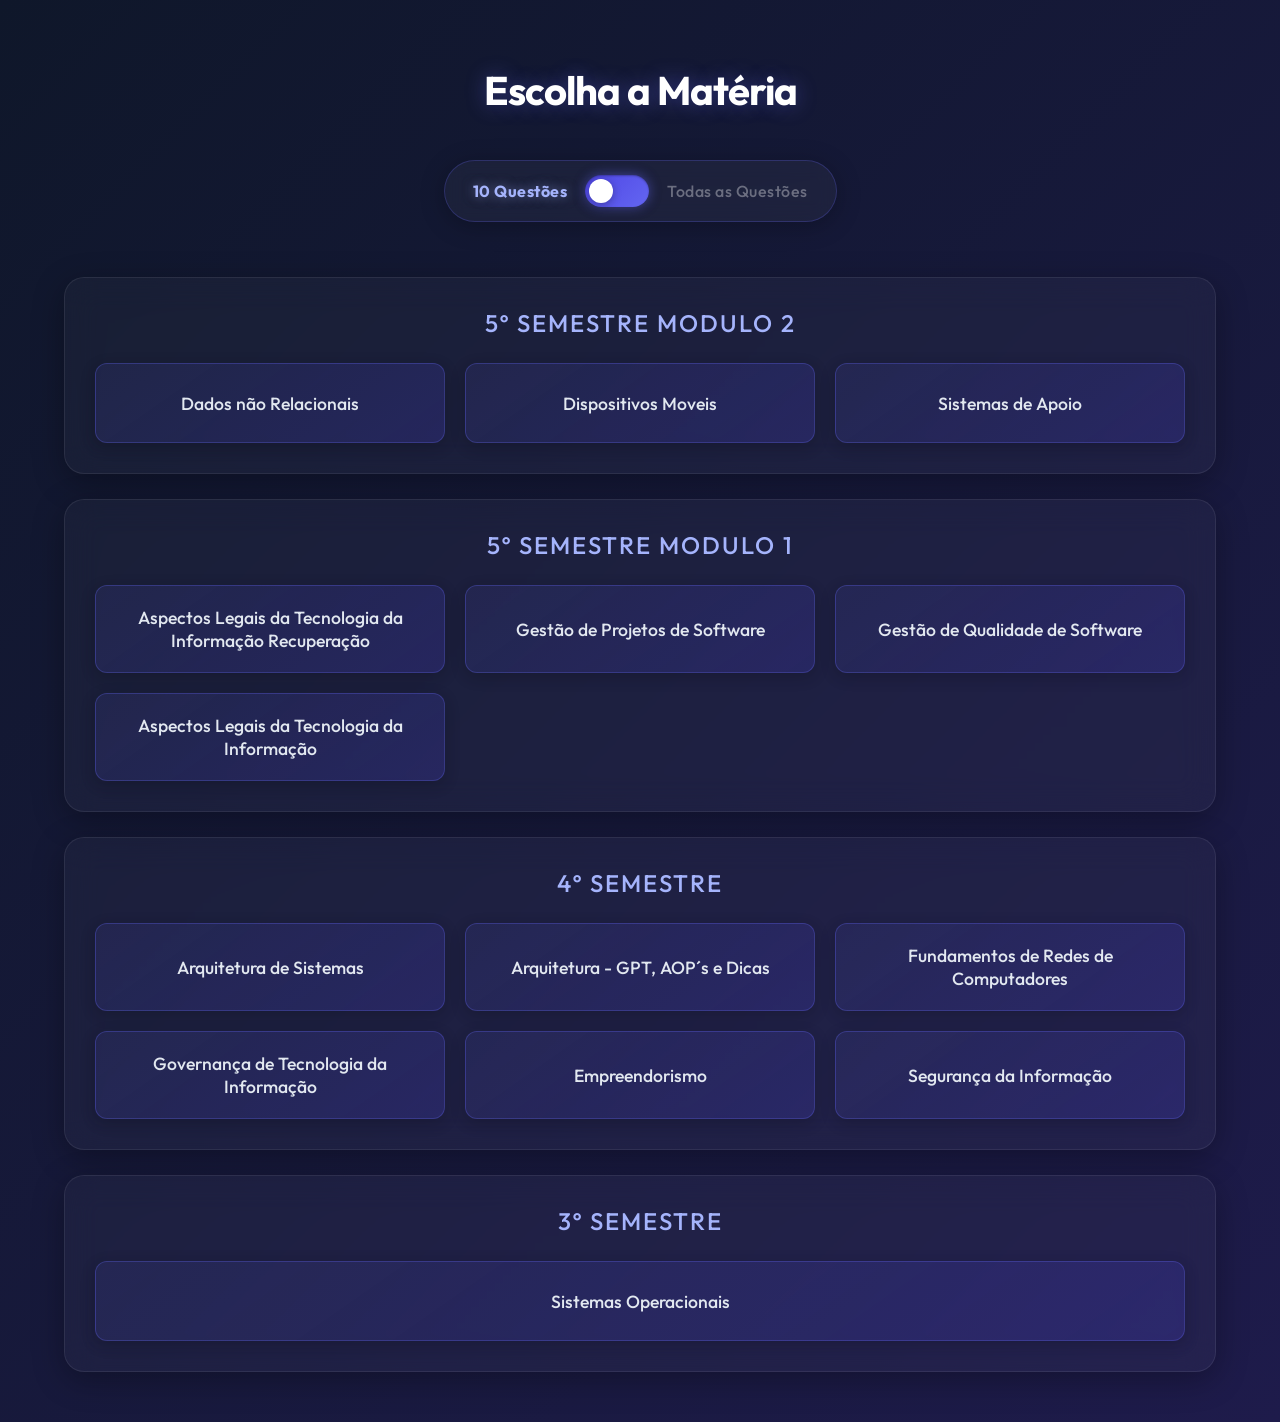
<file: index.html>
<!DOCTYPE html>
<html lang="pt-br">
<head>
    <meta charset="UTF-8">
    <meta name="viewport" content="width=device-width, initial-scale=1.0">
    <title>Seleção de Matéria</title>
    <link rel="preconnect" href="https://fonts.googleapis.com">
    <link rel="preconnect" href="https://fonts.gstatic.com" crossorigin>
    <link href="https://fonts.googleapis.com/css2?family=Outfit:wght@300;400;500;600;700&display=swap" rel="stylesheet">
    <link rel="stylesheet" href="style2.css">
</head>
<body> 
   
    <h2>Escolha a Matéria</h2>

    <!-- Toggle: quantidade de questões -->
    <div class="toggle-wrapper">
        <span class="toggle-label" id="label-10">10 Questões</span>
        <label class="toggle-switch" id="toggle-switch-label">
            <input type="checkbox" id="modo-toggle">
            <span class="toggle-slider"></span>
        </label>
        <span class="toggle-label" id="label-todas">Todas as Questões</span>
    </div>
    <div class="container">
        <h3>5º Semestre Modulo 2</h3>
        <div class="materia-buttons">
            <button class="materia-btn" onclick="startQuiz('Dados não Relacionais')">Dados não Relacionais</button>
            <button class="materia-btn" onclick="startQuiz('Dispositivos Moveis')">Dispositivos Moveis</button>
            <button class="materia-btn" onclick="startQuiz('Sistema de apoio')">Sistemas de Apoio</button>
        </div>
    </div>
    
    <div class="container">
        <h3>5º Semestre Modulo 1</h3>
        <div class="materia-buttons">
            <button class="materia-btn" onclick="startQuiz('Aspectos Legais da Tecnologia da Informação Recuperação')">Aspectos Legais da Tecnologia da Informação Recuperação</button>
            <button class="materia-btn" onclick="startQuiz('Gestão de Projetos de Software')">Gestão de Projetos de Software</button>
            <button class="materia-btn" onclick="startQuiz('Gestão de Qualidade de Software')">Gestão de Qualidade de Software</button>
            <button class="materia-btn" onclick="startQuiz('Aspectos Legais da Tecnologia da Informação')">Aspectos Legais da Tecnologia da Informação</button>
        </div>
    </div>
    <div class="container">
        <h3>4º Semestre</h3>    
        <div class="materia-buttons">
            <button class="materia-btn" onclick="startQuiz('Arquitetura de Sistemas')">Arquitetura de Sistemas</button>
            <button class="materia-btn" onclick="startQuiz('Arq AOP´s e Dicas')">Arquitetura - GPT, AOP´s e Dicas</button>           
            <button class="materia-btn" onclick="startQuiz('Fundamentos de Redes de Computadores')">Fundamentos de Redes de Computadores</button>
            <button class="materia-btn" onclick="startQuiz('Governança de Tecnologia da Informação')">Governança de Tecnologia da Informação</button>
            <button class="materia-btn" onclick="startQuiz('Empreendorismo')">Empreendorismo</button>
            <button class="materia-btn" onclick="startQuiz('Segurança da Informação')">Segurança da Informação</button>
        </div>
    </div>
    <div class="container">
        <h3>3º Semestre</h3>
        <div class="materia-buttons">
            <button class="materia-btn" onclick="startQuiz('Sistemas Operacionais')">Sistemas Operacionais</button>
        </div>
    </div>
   

    <script>
        function startQuiz(materia) {
            const todas = document.getElementById('modo-toggle').checked;
            const modo = todas ? 'todas' : '10';
            window.location.href = `./Quiz.html?materia=${encodeURIComponent(materia)}&modo=${modo}`;
        }

        // Atualiza visuais do toggle
        document.getElementById('modo-toggle').addEventListener('change', function() {
            const label10 = document.getElementById('label-10');
            const labelTodas = document.getElementById('label-todas');
            if (this.checked) {
                labelTodas.classList.add('active-label');
                label10.classList.remove('active-label');
            } else {
                label10.classList.add('active-label');
                labelTodas.classList.remove('active-label');
            }
        });

        // Inicia com label 10 ativo
        document.getElementById('label-10').classList.add('active-label');
    </script>
</body>
</html>
</file>
<file: style2.css>
* {
    margin: 0;
    padding: 0;
    box-sizing: border-box;
    font-family: 'Outfit', sans-serif;
}

body {
    display: flex;
    flex-direction: column;
    justify-content: flex-start;
    align-items: center;
    min-height: 100vh;
    background: linear-gradient(135deg, #0f172a 0%, #1e1b4b 100%);
    color: #f8fafc;
    width: 100%;
    padding-bottom: 50px;
}

body h2 {
    width: 90%;
    padding: 25px;
    font-size: 2.5rem;
    font-weight: 700;
    text-align: center;
    margin-top: 40px;
    margin-bottom: 20px;
    color: #ffffff;
    text-shadow: 0 0 20px rgba(99, 102, 241, 0.4);
    letter-spacing: -1px;
}

.container {
    width: 90%;
    max-width: 1200px;
    background: rgba(255, 255, 255, 0.03);
    backdrop-filter: blur(16px);
    -webkit-backdrop-filter: blur(16px);
    border: 1px solid rgba(255, 255, 255, 0.08);
    padding: 30px;
    box-shadow: 0 8px 32px 0 rgba(0, 0, 0, 0.3);
    border-radius: 20px;
    text-align: center;
    margin-top: 25px;
}

.container h3 {
    font-size: 1.5rem;
    font-weight: 500;
    color: #a5b4fc;
    margin-bottom: 25px;
    text-transform: uppercase;
    letter-spacing: 2px;
}

/* Estilo dos botões de matéria */
.materia-buttons {
    display: grid;
    grid-template-columns: repeat(auto-fit, minmax(280px, 1fr));
    gap: 20px;
}

.materia-btn {
    background: linear-gradient(145deg, rgba(99, 102, 241, 0.1) 0%, rgba(79, 70, 229, 0.2) 100%);
    color: #e2e8f0;
    font-size: 1.1rem;
    font-weight: 500;
    padding: 20px 25px;
    border: 1px solid rgba(99, 102, 241, 0.3);
    border-radius: 12px;
    cursor: pointer;
    transition: all 0.3s cubic-bezier(0.4, 0, 0.2, 1);
    box-shadow: 0 4px 15px rgba(0, 0, 0, 0.2);
    display: flex;
    align-items: center;
    justify-content: center;
    min-height: 80px;
}

.materia-btn:hover {
    background: linear-gradient(145deg, rgba(99, 102, 241, 0.8) 0%, rgba(79, 70, 229, 0.9) 100%);
    color: #ffffff;
    transform: translateY(-5px) scale(1.02);
    box-shadow: 0 15px 25px rgba(79, 70, 229, 0.4);
    border-color: rgba(255, 255, 255, 0.4);
}

.materia-btn:active {
    transform: translateY(-2px);
}


/* ===== TOGGLE MODO DE QUESTÕES ===== */
.toggle-wrapper {
    display: flex;
    align-items: center;
    gap: 18px;
    margin-bottom: 30px;
    background: rgba(255, 255, 255, 0.04);
    border: 1px solid rgba(99, 102, 241, 0.25);
    border-radius: 50px;
    padding: 14px 28px;
    backdrop-filter: blur(10px);
    box-shadow: 0 4px 24px rgba(0,0,0,0.25);
}

.toggle-label {
    font-size: 1rem;
    font-weight: 500;
    color: rgba(255, 255, 255, 0.35);
    transition: color 0.3s ease;
    white-space: nowrap;
    letter-spacing: 0.5px;
}

.toggle-label.active-label {
    color: #a5b4fc;
    font-weight: 700;
    text-shadow: 0 0 12px rgba(165, 180, 252, 0.5);
}

.toggle-switch {
    position: relative;
    display: inline-block;
    width: 64px;
    height: 32px;
    flex-shrink: 0;
}

.toggle-switch input {
    opacity: 0;
    width: 0;
    height: 0;
}

.toggle-slider {
    position: absolute;
    cursor: pointer;
    top: 0; left: 0; right: 0; bottom: 0;
    background: linear-gradient(135deg, #4f46e5, #6366f1);
    border-radius: 32px;
    transition: all 0.35s cubic-bezier(0.4, 0, 0.2, 1);
    box-shadow: 0 0 12px rgba(99,102,241,0.5), inset 0 1px 2px rgba(0,0,0,0.3);
}

.toggle-slider::before {
    content: '';
    position: absolute;
    width: 24px;
    height: 24px;
    left: 4px;
    bottom: 4px;
    background: #ffffff;
    border-radius: 50%;
    transition: transform 0.35s cubic-bezier(0.4, 0, 0.2, 1);
    box-shadow: 0 2px 8px rgba(0,0,0,0.3);
}

.toggle-switch input:checked + .toggle-slider {
    background: linear-gradient(135deg, #7c3aed, #a855f7);
    box-shadow: 0 0 16px rgba(168,85,247,0.6), inset 0 1px 2px rgba(0,0,0,0.3);
}

.toggle-switch input:checked + .toggle-slider::before {
    transform: translateX(32px);
}

@media (max-width: 768px) {
    body h2 {
        font-size: 2rem;
        margin-top: 30px;
    }
    .container {
        padding: 20px;
    }
    .materia-btn {
        font-size: 1rem;
        padding: 15px;
    }
    .toggle-wrapper {
        padding: 12px 20px;
        gap: 12px;
    }
    .toggle-label {
        font-size: 0.9rem;
    }
}
</file>
